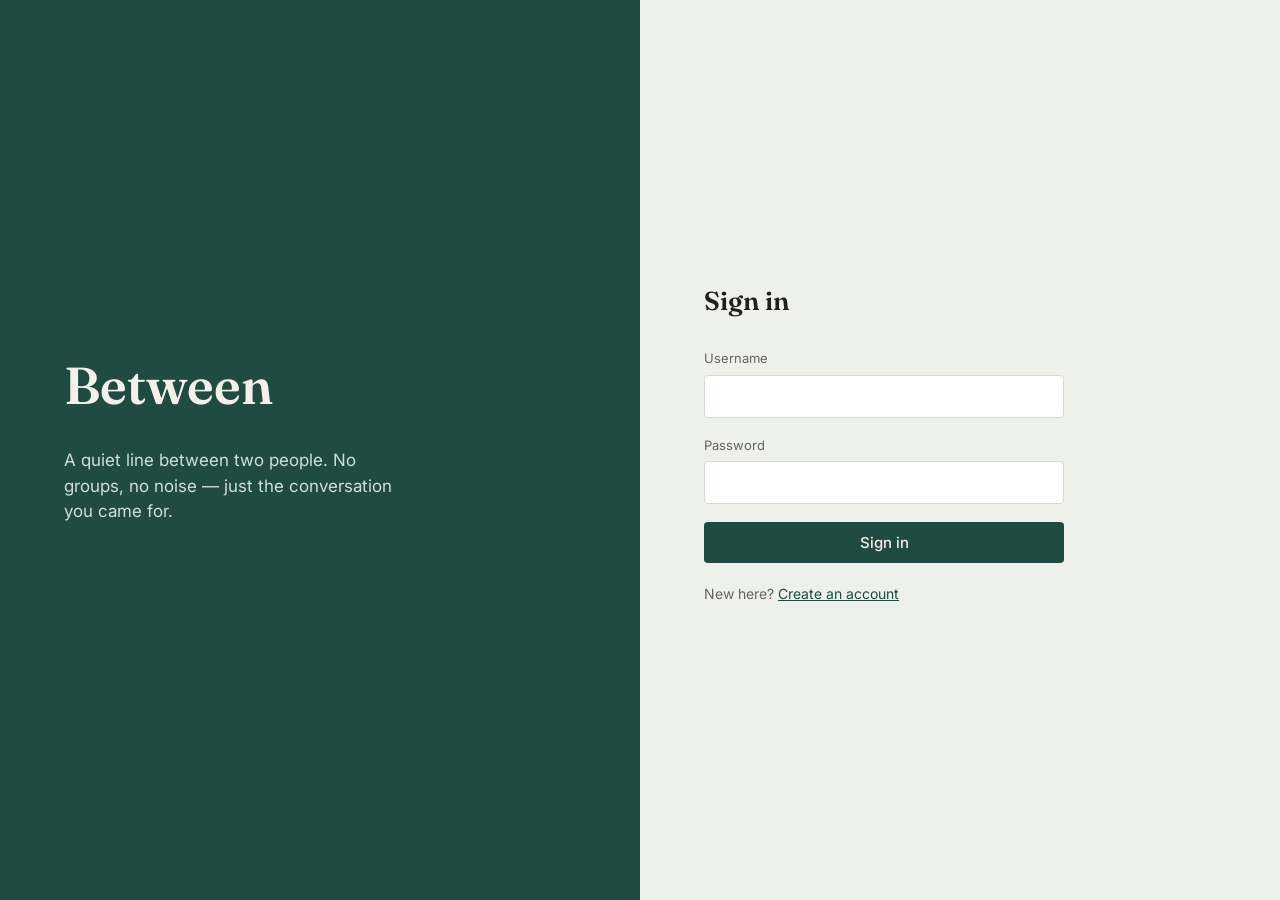
<file: src/main/resources/static/login.Html>
<!DOCTYPE html>
<html lang="en">
<head>
    <meta charset="UTF-8">
    <link rel="icon" href="data:,">
    <meta name="viewport" content="width=device-width, initial-scale=1">
    <title>Sign in — Between</title>
    <link rel="preconnect" href="https://fonts.googleapis.com">
    <link href="https://fonts.googleapis.com/css2?family=Fraunces:opsz,wght@9..144,500;9..144,600&family=Inter:wght@400;500;600&display=swap" rel="stylesheet">
    <link rel="stylesheet" href="css/style.css">
</head>
<body>
<div class="auth-shell">
    <div class="brand-pane">
        <p class="wordmark">Between</p>
        <p class="tagline">A quiet line between two people. No groups, no noise — just the conversation you came for.</p>
    </div>
    <div class="form-pane">
        <div class="form-inner">
            <h1>Sign in</h1>
            <p class="form-error" id="formError"></p>
            <form id="loginForm" novalidate>
                <div class="field">
                    <label for="username">Username</label>
                    <input type="text" id="username" name="username" autocomplete="username" required>
                </div>
                <div class="field">
                    <label for="password">Password</label>
                    <input type="password" id="password" name="password" autocomplete="current-password" required>
                </div>
                <button type="submit" class="btn" id="submitBtn">Sign in</button>
            </form>
            <p class="form-note">New here? <a href="register.html">Create an account</a></p>
        </div>
    </div>
</div>

<script src="js/api.js"></script>
<script src="js/login.js"></script>
</body>
</html>
</file>
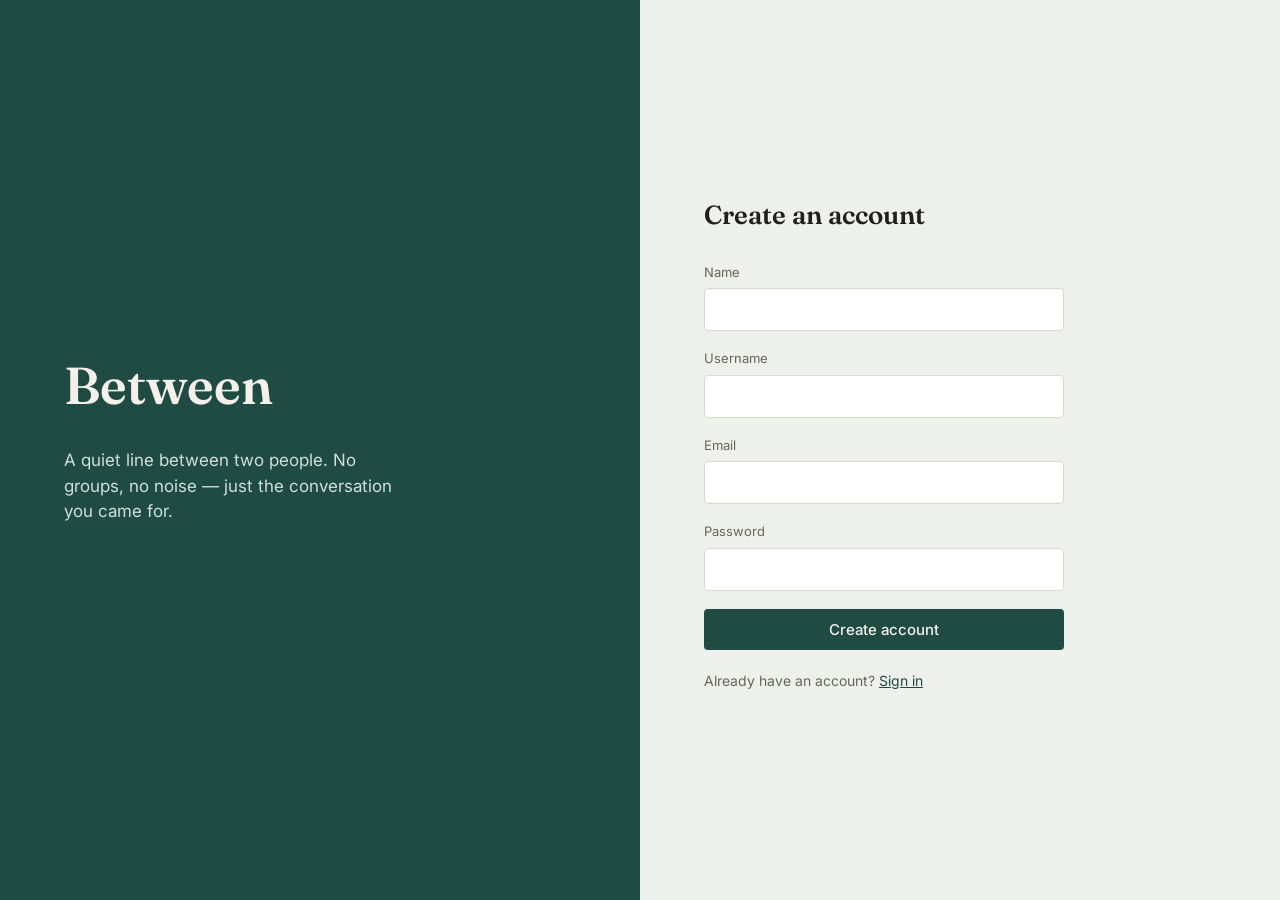
<file: src/main/resources/static/register.html>
<!DOCTYPE html>
<html lang="en">
<head>
    <meta charset="UTF-8">
    <link rel="icon" href="data:,">
    <meta name="viewport" content="width=device-width, initial-scale=1">
    <title>Create an account — Between</title>
    <link rel="preconnect" href="https://fonts.googleapis.com">
    <link href="https://fonts.googleapis.com/css2?family=Fraunces:opsz,wght@9..144,500;9..144,600&family=Inter:wght@400;500;600&display=swap" rel="stylesheet">
    <link rel="stylesheet" href="css/style.css">
</head>
<body>
<div class="auth-shell">
    <div class="brand-pane">
        <p class="wordmark">Between</p>
        <p class="tagline">A quiet line between two people. No groups, no noise — just the conversation you came for.</p>
    </div>
    <div class="form-pane">
        <div class="form-inner">
            <h1>Create an account</h1>
            <p class="form-error" id="formError"></p>
            <form id="registerForm" novalidate>
                <div class="field">
                    <label for="displayName">Name</label>
                    <input type="text" id="displayName" name="displayName" autocomplete="name">
                </div>
                <div class="field">
                    <label for="username">Username</label>
                    <input type="text" id="username" name="username" autocomplete="username" required minlength="3" maxlength="50">
                </div>
                <div class="field">
                    <label for="email">Email</label>
                    <input type="email" id="email" name="email" autocomplete="email" required>
                </div>
                <div class="field">
                    <label for="password">Password</label>
                    <input type="password" id="password" name="password" autocomplete="new-password" required minlength="6">
                </div>
                <button type="submit" class="btn" id="submitBtn">Create account</button>
            </form>
            <p class="form-note">Already have an account? <a href="login.html">Sign in</a></p>
        </div>
    </div>
</div>

<script src="js/api.js"></script>
<script src="js/register.js"></script>
</body>
</html>
</file>
<file: src/main/resources/static/css/style.css>
/* ===========================================================
   Between — design tokens
   A quiet, letter-like two-person chat. One accent (ink teal),
   one deliberate serif for the wordmark, everything else calm.
=========================================================== */

:root {
    --bg: #eef0ec;
    --surface: #ffffff;
    --ink: #211f1c;
    --ink-soft: #66655d;
    --ink-faint: #9c9a8f;
    --line: #dbd8ce;
    --teal: #1f4b43;
    --teal-soft: #2e6358;
    --teal-tint: #e3ece8;
    --danger: #a23b2e;
    --danger-tint: #f4e6e3;

    --font-display: "Fraunces", Georgia, serif;
    --font-body: "Inter", -apple-system, BlinkMacSystemFont, "Segoe UI", sans-serif;

    --radius-s: 4px;
    --radius-m: 8px;
}

* {
    box-sizing: border-box;
}

html, body {
    height: 100%;
}

body {
    margin: 0;
    background: var(--bg);
    color: var(--ink);
    font-family: var(--font-body);
    font-size: 15px;
    line-height: 1.5;
    -webkit-font-smoothing: antialiased;
}

a {
    color: var(--teal);
}

button {
    font-family: inherit;
    cursor: pointer;
}

input, textarea {
    font-family: inherit;
    font-size: inherit;
}

::selection {
    background: var(--teal-tint);
}

:focus-visible {
    outline: 2px solid var(--teal);
    outline-offset: 2px;
}

.visually-hidden {
    position: absolute;
    width: 1px;
    height: 1px;
    overflow: hidden;
    clip: rect(0 0 0 0);
    white-space: nowrap;
}

/* ---------- Form controls (auth pages) ---------- */

.field {
    display: block;
    margin-bottom: 18px;
}

.field label {
    display: block;
    font-size: 13px;
    color: var(--ink-soft);
    margin-bottom: 6px;
}

.field input {
    width: 100%;
    padding: 11px 12px;
    border: 1px solid var(--line);
    border-radius: var(--radius-s);
    background: var(--surface);
    color: var(--ink);
    transition: border-color 120ms ease;
}

.field input:focus {
    border-color: var(--teal);
}

.btn {
    display: inline-flex;
    align-items: center;
    justify-content: center;
    gap: 8px;
    width: 100%;
    padding: 11px 16px;
    border: none;
    border-radius: var(--radius-s);
    background: var(--teal);
    color: #f3f1ea;
    font-size: 15px;
    font-weight: 500;
    transition: background 120ms ease;
}

.btn:hover {
    background: var(--teal-soft);
}

.btn:disabled {
    background: var(--ink-faint);
    cursor: not-allowed;
}

.btn-quiet {
    background: transparent;
    color: var(--ink-soft);
    width: auto;
    padding: 6px 10px;
}

.btn-quiet:hover {
    background: var(--teal-tint);
    color: var(--teal);
}

.form-note {
    margin-top: 20px;
    font-size: 14px;
    color: var(--ink-soft);
}

.form-error {
    margin: 0 0 16px;
    padding: 10px 12px;
    border-radius: var(--radius-s);
    background: var(--danger-tint);
    color: var(--danger);
    font-size: 14px;
    display: none;
}

.form-error.visible {
    display: block;
}

/* ---------- Auth split-screen layout ---------- */

.auth-shell {
    min-height: 100vh;
    display: grid;
    grid-template-columns: minmax(0, 1fr) minmax(0, 1fr);
}

.brand-pane {
    background: var(--teal);
    color: #f3f1ea;
    display: flex;
    flex-direction: column;
    justify-content: center;
    padding: 64px;
}

.brand-pane .wordmark {
    font-family: var(--font-display);
    font-size: 52px;
    font-weight: 600;
    line-height: 1.05;
    margin: 0 0 18px;
}

.brand-pane .tagline {
    max-width: 30ch;
    font-size: 17px;
    color: #cfe0da;
}

.form-pane {
    display: flex;
    flex-direction: column;
    justify-content: center;
    padding: 64px;
}

.form-pane .form-inner {
    width: 100%;
    max-width: 360px;
}

.form-pane h1 {
    font-family: var(--font-display);
    font-size: 26px;
    font-weight: 600;
    margin: 0 0 28px;
}

@media (max-width: 780px) {
    .auth-shell {
        grid-template-columns: 1fr;
    }
    .brand-pane {
        padding: 40px 32px;
    }
    .brand-pane .wordmark {
        font-size: 36px;
    }
    .form-pane {
        padding: 40px 32px;
    }
}

/* ---------- Chat app shell ---------- */

.app-shell {
    height: 100vh;
    display: grid;
    grid-template-columns: 300px 1fr;
}

.sidebar {
    border-right: 1px solid var(--line);
    background: var(--surface);
    display: flex;
    flex-direction: column;
    min-height: 0;
}

.sidebar-header {
    padding: 20px;
    border-bottom: 1px solid var(--line);
}

.sidebar-header .wordmark {
    font-family: var(--font-display);
    font-size: 22px;
    font-weight: 600;
    margin: 0 0 14px;
}

.session-row {
    display: flex;
    align-items: center;
    justify-content: space-between;
}

.session-row .me {
    font-size: 14px;
    color: var(--ink-soft);
}

.session-row .me strong {
    color: var(--ink);
    font-weight: 500;
}

.user-list {
    list-style: none;
    margin: 0;
    padding: 8px;
    overflow-y: auto;
    flex: 1;
}

.user-item {
    display: flex;
    align-items: center;
    gap: 10px;
    width: 100%;
    padding: 12px 12px;
    border: none;
    background: transparent;
    border-radius: var(--radius-m);
    text-align: left;
    color: var(--ink);
}

.user-item:hover {
    background: var(--bg);
}

.user-item.active {
    background: var(--teal-tint);
}

.avatar {
    width: 36px;
    height: 36px;
    border-radius: 50%;
    background: var(--teal);
    color: #f3f1ea;
    display: flex;
    align-items: center;
    justify-content: center;
    font-size: 14px;
    font-weight: 500;
    flex-shrink: 0;
}

.user-item-name {
    font-size: 14.5px;
    font-weight: 500;
    overflow: hidden;
    text-overflow: ellipsis;
    white-space: nowrap;
}

.unread-dot {
    width: 8px;
    height: 8px;
    border-radius: 50%;
    background: var(--teal);
    margin-left: auto;
    flex-shrink: 0;
}

.empty-list-note {
    padding: 16px 12px;
    color: var(--ink-faint);
    font-size: 14px;
}

/* ---------- Thread pane ---------- */

.thread-pane {
    display: flex;
    flex-direction: column;
    min-width: 0;
    min-height: 0;
}

.thread-header {
    display: flex;
    align-items: center;
    gap: 10px;
    padding: 16px 24px;
    border-bottom: 1px solid var(--line);
    background: var(--surface);
}

.thread-header .back-btn {
    display: none;
    background: none;
    border: none;
    font-size: 20px;
    color: var(--ink-soft);
    padding: 0 4px 0 0;
}

.thread-header h2 {
    font-family: var(--font-display);
    font-size: 19px;
    font-weight: 600;
    margin: 0;
}

.thread-empty {
    flex: 1;
    display: flex;
    align-items: center;
    justify-content: center;
    color: var(--ink-faint);
    font-size: 15px;
    text-align: center;
    padding: 24px;
}

.message-list {
    flex: 1;
    overflow-y: auto;
    padding: 24px;
    display: flex;
    flex-direction: column;
    gap: 4px;
}

.bubble-row {
    display: flex;
    animation: rise 140ms ease-out;
}

@keyframes rise {
    from { opacity: 0; transform: translateY(4px); }
    to { opacity: 1; transform: translateY(0); }
}

.bubble-row.mine {
    justify-content: flex-end;
}

.bubble-row.theirs {
    justify-content: flex-start;
}

.bubble {
    max-width: 62%;
    padding: 10px 13px;
    border-radius: var(--radius-m);
    position: relative;
}

.bubble-row.mine .bubble {
    background: var(--teal);
    color: #f3f1ea;
    border-bottom-right-radius: 2px;
}

.bubble-row.theirs .bubble {
    background: var(--surface);
    border: 1px solid var(--line);
    border-bottom-left-radius: 2px;
}

.bubble-content {
    font-size: 14.5px;
    white-space: pre-wrap;
    word-break: break-word;
}

.bubble-meta {
    display: flex;
    align-items: center;
    gap: 6px;
    margin-top: 4px;
    font-size: 11.5px;
}

.bubble-row.mine .bubble-meta {
    color: #cfe0da;
}

.bubble-row.theirs .bubble-meta {
    color: var(--ink-faint);
}

.bubble-actions {
    position: absolute;
    top: -14px;
    right: 6px;
    display: none;
    gap: 4px;
}

.bubble-row.theirs .bubble-actions {
    right: auto;
    left: 6px;
}

.bubble:hover .bubble-actions {
    display: flex;
}

.icon-btn {
    width: 24px;
    height: 24px;
    border-radius: 50%;
    border: 1px solid var(--line);
    background: var(--surface);
    color: var(--ink-soft);
    font-size: 12px;
    display: flex;
    align-items: center;
    justify-content: center;
    line-height: 1;
}

.icon-btn:hover {
    color: var(--teal);
    border-color: var(--teal);
}

.icon-btn.danger:hover {
    color: var(--danger);
    border-color: var(--danger);
}

.edit-row {
    display: flex;
    gap: 6px;
    margin-top: 6px;
}

.edit-row input {
    flex: 1;
    padding: 6px 8px;
    border-radius: var(--radius-s);
    border: 1px solid var(--line);
    font-size: 14px;
}

/* ---------- Composer ---------- */

.composer {
    display: flex;
    align-items: flex-end;
    gap: 10px;
    padding: 16px 24px;
    border-top: 1px solid var(--line);
    background: var(--surface);
}

.composer textarea {
    flex: 1;
    resize: none;
    max-height: 120px;
    padding: 11px 14px;
    border: 1px solid var(--line);
    border-radius: 18px;
    font-size: 14.5px;
    line-height: 1.4;
}

.composer textarea:focus {
    border-color: var(--teal);
}

.composer .send-btn {
    width: auto;
    padding: 10px 20px;
    border-radius: 18px;
}

.connection-note {
    font-size: 12.5px;
    color: var(--ink-faint);
    padding: 0 24px 8px;
    text-align: right;
}

/* ---------- Mobile ---------- */

@media (max-width: 760px) {
    .app-shell {
        grid-template-columns: 1fr;
    }
    .sidebar {
        display: flex;
    }
    .thread-pane {
        display: none;
    }
    .thread-header .back-btn {
        display: inline-block;
    }
    body.chat-open .sidebar {
        display: none;
    }
    body.chat-open .thread-pane {
        display: flex;
    }
}
</file>
